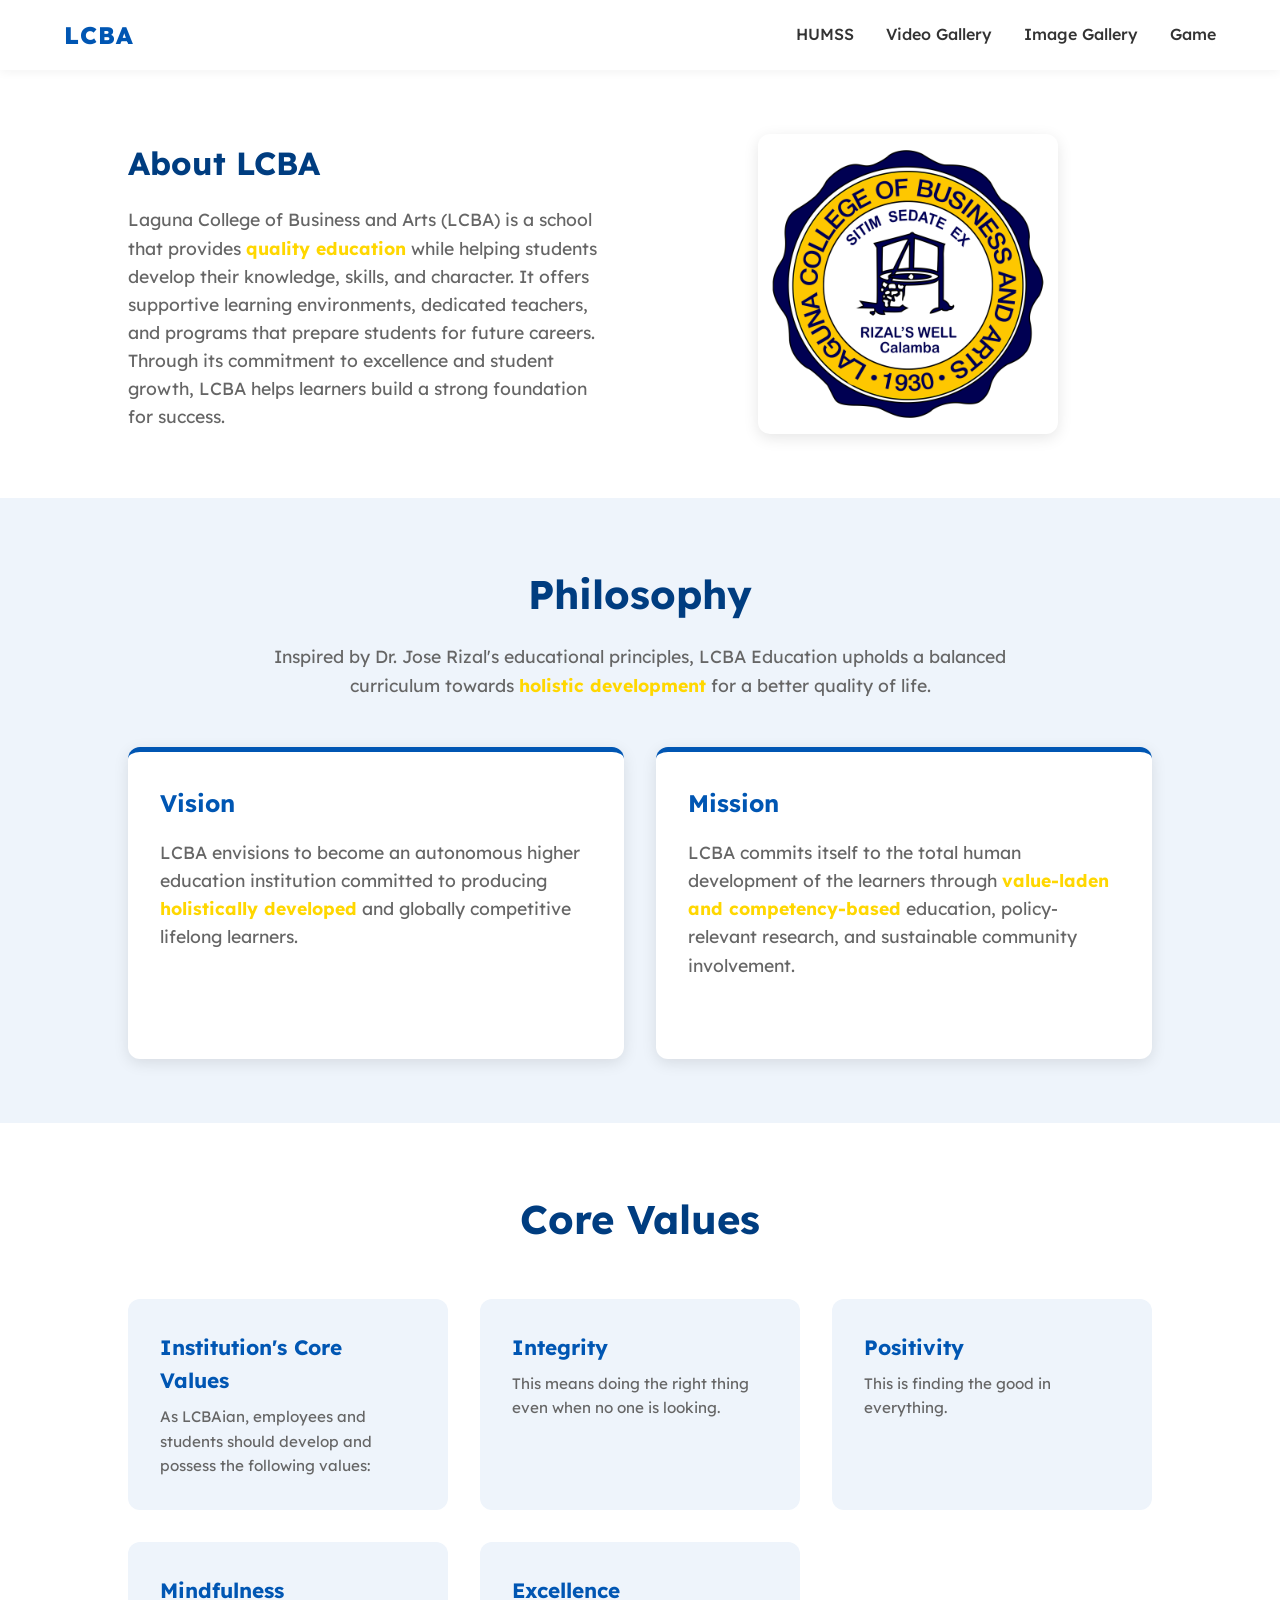
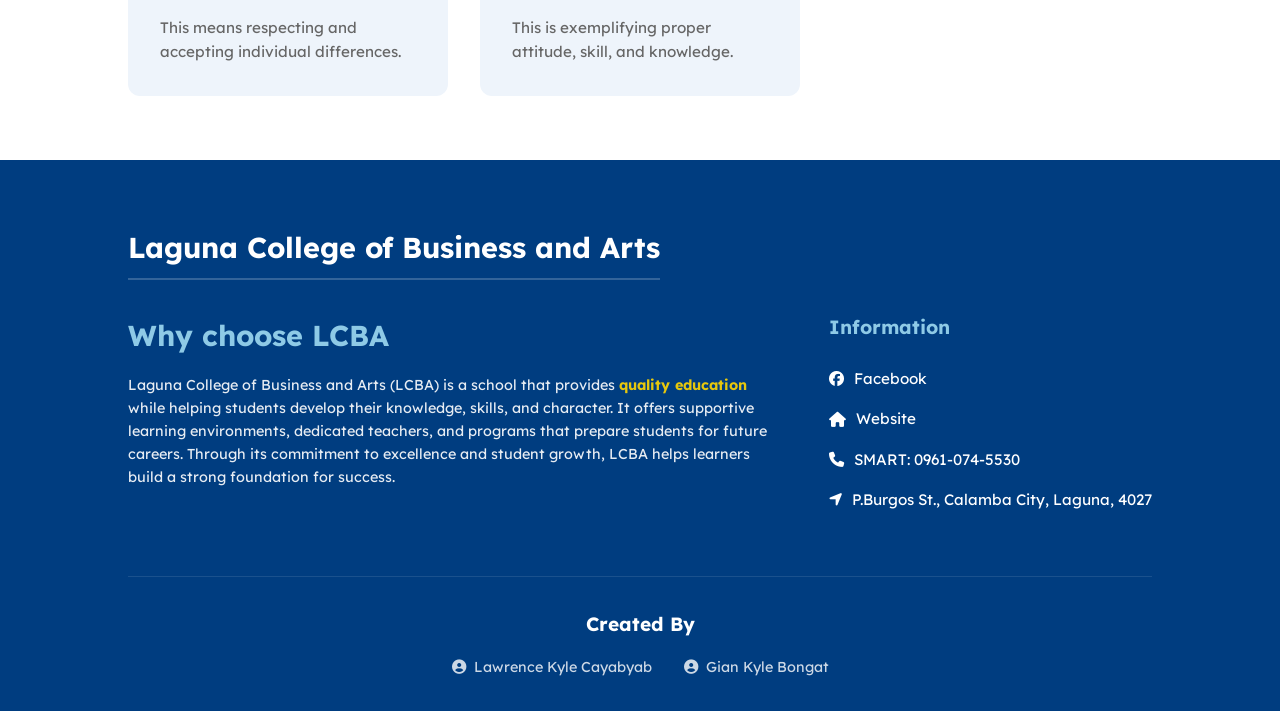
<file: index.html>
<!DOCTYPE html>
<html lang="en">
<head>
    <meta charset="UTF-8">
    <meta name="viewport" content="width=device-width, initial-scale=1.0">
    <link href="https://fonts.googleapis.com/css2?family=Lexend+Deca:wght@100..900&display=swap" rel="stylesheet">
    <link rel="stylesheet" href="https://cdnjs.cloudflare.com/ajax/libs/font-awesome/6.4.0/css/all.min.css">
    <link rel="stylesheet" href="style.css">
    <title>LCBA | Home</title>
</head>
<body>

    <nav class="links">
        <div class="title">
            <a href="index.html">LCBA</a>
        </div>
        <ul class="links_1">
            <li><a href="humss.html">HUMSS</a></li>
            <li><a href="videogallery.html">Video Gallery</a></li>
            <li><a href="imagegallery.html">Image Gallery</a></li>
            <li><a href="game.html">Game</a></li>
        </ul>
    </nav>

    <section class="intro">
        <div class="content_1">
            <h3>About LCBA</h3>
            <p>
                Laguna College of Business and Arts (LCBA) is a school that provides <span class="highlight">quality education</span> while helping
                students develop their knowledge, skills, and character. It offers supportive learning environments,
                dedicated teachers, and programs that prepare students for future careers. Through its commitment to 
                excellence and student growth, LCBA helps learners build a strong foundation for success.
            </p>
        </div>
        <div class="img1">
            <img src="LCBA_Seal.png" alt="LCBA Logo">
        </div>
    </section>

    <section class="philosophy">
        <h1>Philosophy</h1>
        <p>
            Inspired by Dr. Jose Rizal's educational principles, LCBA Education upholds a balanced curriculum towards
            <span class="highlight">holistic development</span> for a better quality of life.
        </p>

        <div class="card_1">
            <div class="vision">
                <h3>Vision</h3>
                <p>
                    LCBA envisions to become an autonomous higher education institution committed to producing <span class="highlight">holistically developed</span>
                    and globally competitive lifelong learners.
                </p>
            </div>
            <div class="mission">
                <h3>Mission</h3>
                <p>
                    LCBA commits itself to the total human development of the learners through <span class="highlight">value-laden and competency-based</span>
                    education, policy-relevant research, and sustainable community involvement.
                </p>
            </div>
        </div>
    </section>

    <section class="academic_programs">
        <h1 class="card7">Core Values</h1>
        
        <div class="flexbox7">
            <div class="programs">
                <h3>Institution's Core Values</h3>
                <p>As LCBAian, employees and students should develop and possess the following values:</p>
            </div>
            
            <div class="programs">
                <h3>Integrity</h3>
                <p>This means doing the right thing even when no one is looking.</p>
            </div>
            <div class="programs">
                <h3>Positivity</h3>
                <p>This is finding the good in everything.</p>
            </div>
            <div class="programs">
                <h3>Mindfulness</h3>
                <p>This means respecting and accepting individual differences.</p>
            </div>
            <div class="programs">
                <h3>Excellence</h3>
                <p>This is exemplifying proper attitude, skill, and knowledge.</p>
            </div>
        </div>
    </section>

    <footer class="footer_1">
        <div class="header4">
            <h3>Laguna College of Business and Arts</h3>
        </div>

        <div class="flexbox10">
            <div class="text11">
                <h1>Why choose LCBA</h1>
                <p>
                    Laguna College of Business and Arts (LCBA) is a school that provides <span class="highlight">quality education</span>
                    while helping students develop their knowledge, skills, and character.
                    It offers supportive learning environments, dedicated teachers, and programs that
                    prepare students for future careers. Through its commitment to excellence and
                    student growth, LCBA helps learners build a strong foundation for success.
                </p>
            </div>

            <div class="footer_links">
                <h2>Information</h2>
                <ul class="links_footer">
                    <li class="links_7">
                        <a href="https://www.facebook.com/LCBAofficial/">
                            <i class="fa-brands fa-facebook"></i> Facebook
                        </a>
                    </li>
                    <li class="links_7">
                        <a href="https://www.lcba.edu.ph/">
                            <i class="fa-solid fa-house"></i> Website
                        </a>
                    </li>
                    <li class="links_7">
                        <a href="tel: +639610745530">
                            <i class="fa-solid fa-phone"></i> SMART: 0961-074-5530
                        </a>
                    </li>
                    <li class="links_7">
                        <a href="">
                            <i class="fa-solid fa-location-arrow"></i> P.Burgos St., Calamba City, Laguna, 4027
                        </a>
                    </li>
                </ul>
            </div>
        </div>

        <div class="made_by">
            <h3>Created By</h3>
            <ul class="fb">
                <li class="links_8">
                    <a href="https://www.facebook.com/lawrencekyle.cayabyab">
                        <i class="fa-solid fa-circle-user"></i> Lawrence Kyle Cayabyab
                    </a>
                </li>
                <li class="links_8">
                    <a href="https://www.facebook.com/g.kylecorpuz">
                        <i class="fa-solid fa-circle-user"></i> Gian Kyle Bongat
                    </a>
                </li>
            </ul>
        </div>
    </footer>
    
</body>
</html>
</file>
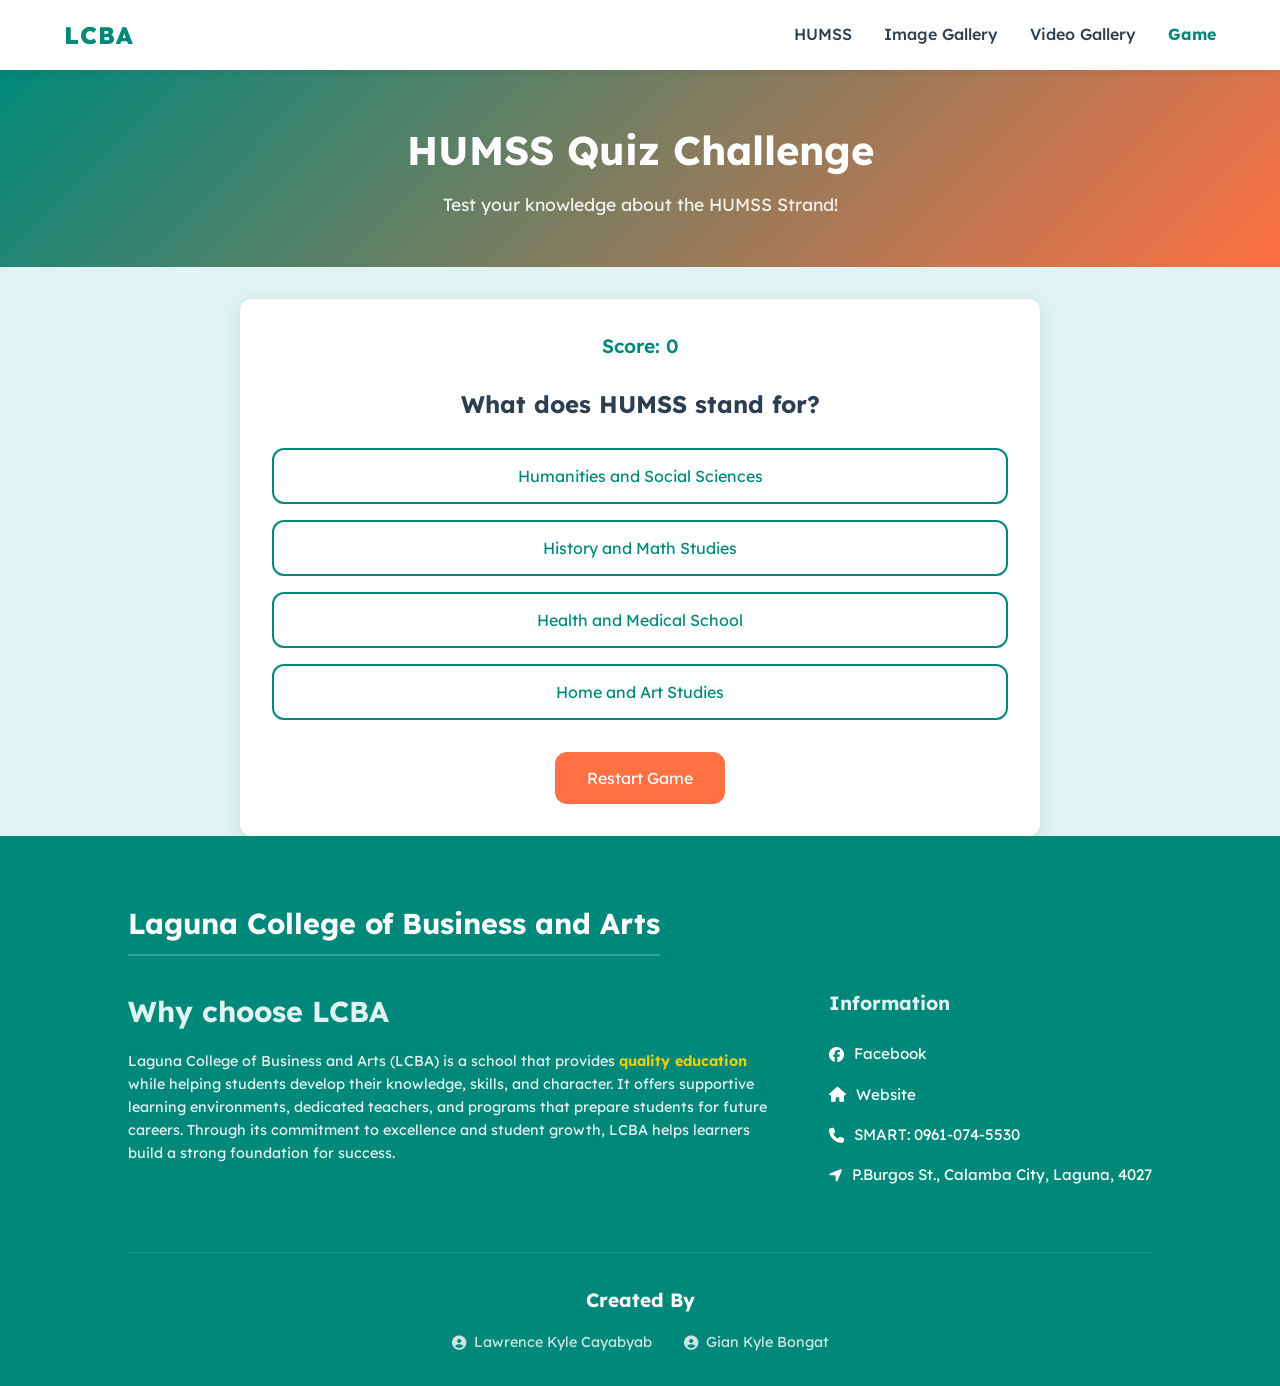
<file: game.html>
<!DOCTYPE html>
<html lang="en">
<head>
    <meta charset="UTF-8">
    <meta name="viewport" content="width=device-width, initial-scale=1.0">
    <link href="https://fonts.googleapis.com/css2?family=Lexend+Deca:wght@100..900&display=swap" rel="stylesheet">
    <link rel="stylesheet" href="https://cdnjs.cloudflare.com/ajax/libs/font-awesome/6.4.0/css/all.min.css">
    <link rel="stylesheet" href="game-style.css">
    <title>LCBA | HUMSS Game</title>
</head>
<body>

    <nav class="links">
        <div class="title">
            <a href="index.html">LCBA</a>
        </div>
        <ul class="links_1">
            <li><a href="humss.html">HUMSS</a></li>
            <li><a href="imagegallery.html">Image Gallery</a></li>
            <li><a href="videogallery.html">Video Gallery</a></li>
            <li><a href="game.html" class="active">Game</a></li>
        </ul>
    </nav>

    <header class="game-header">
        <h1>HUMSS Quiz Challenge</h1>
        <p>Test your knowledge about the HUMSS Strand!</p>
    </header>

    <section class="game-container">
        <div class="game-info">
            <div class="score-box">
                <span>Score:</span>
                <span id="score">0</span>
            </div>
            <div class="question-box">
                <h2 id="question">Loading...</h2>
            </div>
            <div class="options-box" id="options">
                <!-- Options will be generated here -->
            </div>
            <div class="feedback" id="feedback"></div>
        </div>
        <button class="restart-btn" onclick="restartGame()">Restart Game</button>
    </section>

    <footer class="footer_1">
        <div class="header4">
            <h3>Laguna College of Business and Arts</h3>
        </div>

        <div class="flexbox10">
            <div class="text11">
                <h1>Why choose LCBA</h1>
                <p>
                    Laguna College of Business and Arts (LCBA) is a school that provides <span class="highlight">quality education</span>
                    while helping students develop their knowledge, skills, and character.
                    It offers supportive learning environments, dedicated teachers, and programs that
                    prepare students for future careers. Through its commitment to excellence and
                    student growth, LCBA helps learners build a strong foundation for success.
                </p>
            </div>

            <div class="footer_links">
                <h2>Information</h2>
                <ul class="links_footer">
                    <li class="links_7">
                        <a href="https://www.facebook.com/LCBAofficial/">
                            <i class="fa-brands fa-facebook"></i> Facebook
                        </a>
                    </li>
                    <li class="links_7">
                        <a href="https://www.lcba.edu.ph/">
                            <i class="fa-solid fa-house"></i> Website
                        </a>
                    </li>
                    <li class="links_7">
                        <a href="tel: +639610745530">
                            <i class="fa-solid fa-phone"></i> SMART: 0961-074-5530
                        </a>
                    </li>
                    <li class="links_7">
                        <a href="">
                            <i class="fa-solid fa-location-arrow"></i> P.Burgos St., Calamba City, Laguna, 4027
                        </a>
                    </li>
                </ul>
            </div>
        </div>

        <div class="made_by">
            <h3>Created By</h3>
            <ul class="fb">
                <li class="links_8">
                    <a href="https://www.facebook.com/lawrencekyle.cayabyab">
                        <i class="fa-solid fa-circle-user"></i> Lawrence Kyle Cayabyab
                    </a>
                </li>
                <li class="links_8">
                    <a href="https://www.facebook.com/g.kylecorpuz">
                        <i class="fa-solid fa-circle-user"></i> Gian Kyle Bongat
                    </a>
                </li>
            </ul>
        </div>
    </footer>

    <script>
        const questions = [
            {
                question: "What does HUMSS stand for?",
                options: ["Humanities and Social Sciences", "History and Math Studies", "Health and Medical School", "Home and Art Studies"],
                answer: 0
            },
            {
                question: "Which subject is part of HUMSS?",
                options: ["Calculus", "Creative Writing", "Physics", "Chemistry"],
                answer: 1
            },
            {
                question: "What is a good career for HUMSS students?",
                options: ["Teacher", "Engineer", "Doctor", "Pilot"],
                answer: 0
            },
            {
                question: "Which value means doing the right thing?",
                options: ["Honesty", "Integrity", "Speed", "Strength"],
                answer: 1
            },
            {
                question: "What is LCBA's full name?",
                options: ["Laguna College of Business and Arts", "Laguna City of Business and Arts", "Laguna College of Basic Arts", "Laguna City of Basic Arts"],
                answer: 0
            },
            {
                question: "Bonus! What color is LCBA's main theme?",
                options: ["Blue", "Purple", "Green", "Red"],
                answer: 1
            }
        ];

        let currentQuestion = 0;
        let score = 0;
        let isBonus = false;

        function loadQuestion() {
            const questionBox = document.getElementById("question");
            const optionsBox = document.getElementById("options");
            
            if (currentQuestion >= questions.length) {
                questionBox.textContent = "🎉 Game Complete! 🎉";
                optionsBox.innerHTML = `<p>Your final score: ${score} / ${questions.length}</p>`;
                return;
            }

            const q = questions[currentQuestion];
            if (currentQuestion === 5) {
                questionBox.textContent = "🌟 BONUS QUESTION! 🌟";
                isBonus = true;
            } else {
                questionBox.textContent = q.question;
                isBonus = false;
            }
            
            optionsBox.innerHTML = "";

            q.options.forEach((option, index) => {
                const btn = document.createElement("button");
                btn.textContent = option;
                btn.classList.add("option-btn");
                btn.onclick = () => checkAnswer(index);
                optionsBox.appendChild(btn);
            });
        }

        function checkAnswer(selected) {
            const correct = questions[currentQuestion].answer;
            const feedback = document.getElementById("feedback");
            
            if (selected === correct) {
                if (isBonus) {
                    score += 2;
                    feedback.textContent = "Bonus Correct! +2 Points! 🌟";
                } else {
                    score++;
                    feedback.textContent = "Correct! 🎉";
                }
                feedback.style.color = "#4CAF50";
            } else {
                feedback.textContent = "Wrong! 😔";
                feedback.style.color = "#f44336";
            }

            document.getElementById("score").textContent = score;

            setTimeout(() => {
                feedback.textContent = "";
                currentQuestion++;
                loadQuestion();
            }, 1500);
        }

        function restartGame() {
            currentQuestion = 0;
            score = 0;
            document.getElementById("score").textContent = "0";
            loadQuestion();
        }

        loadQuestion();
    </script>
    
</body>
</html>
</file>
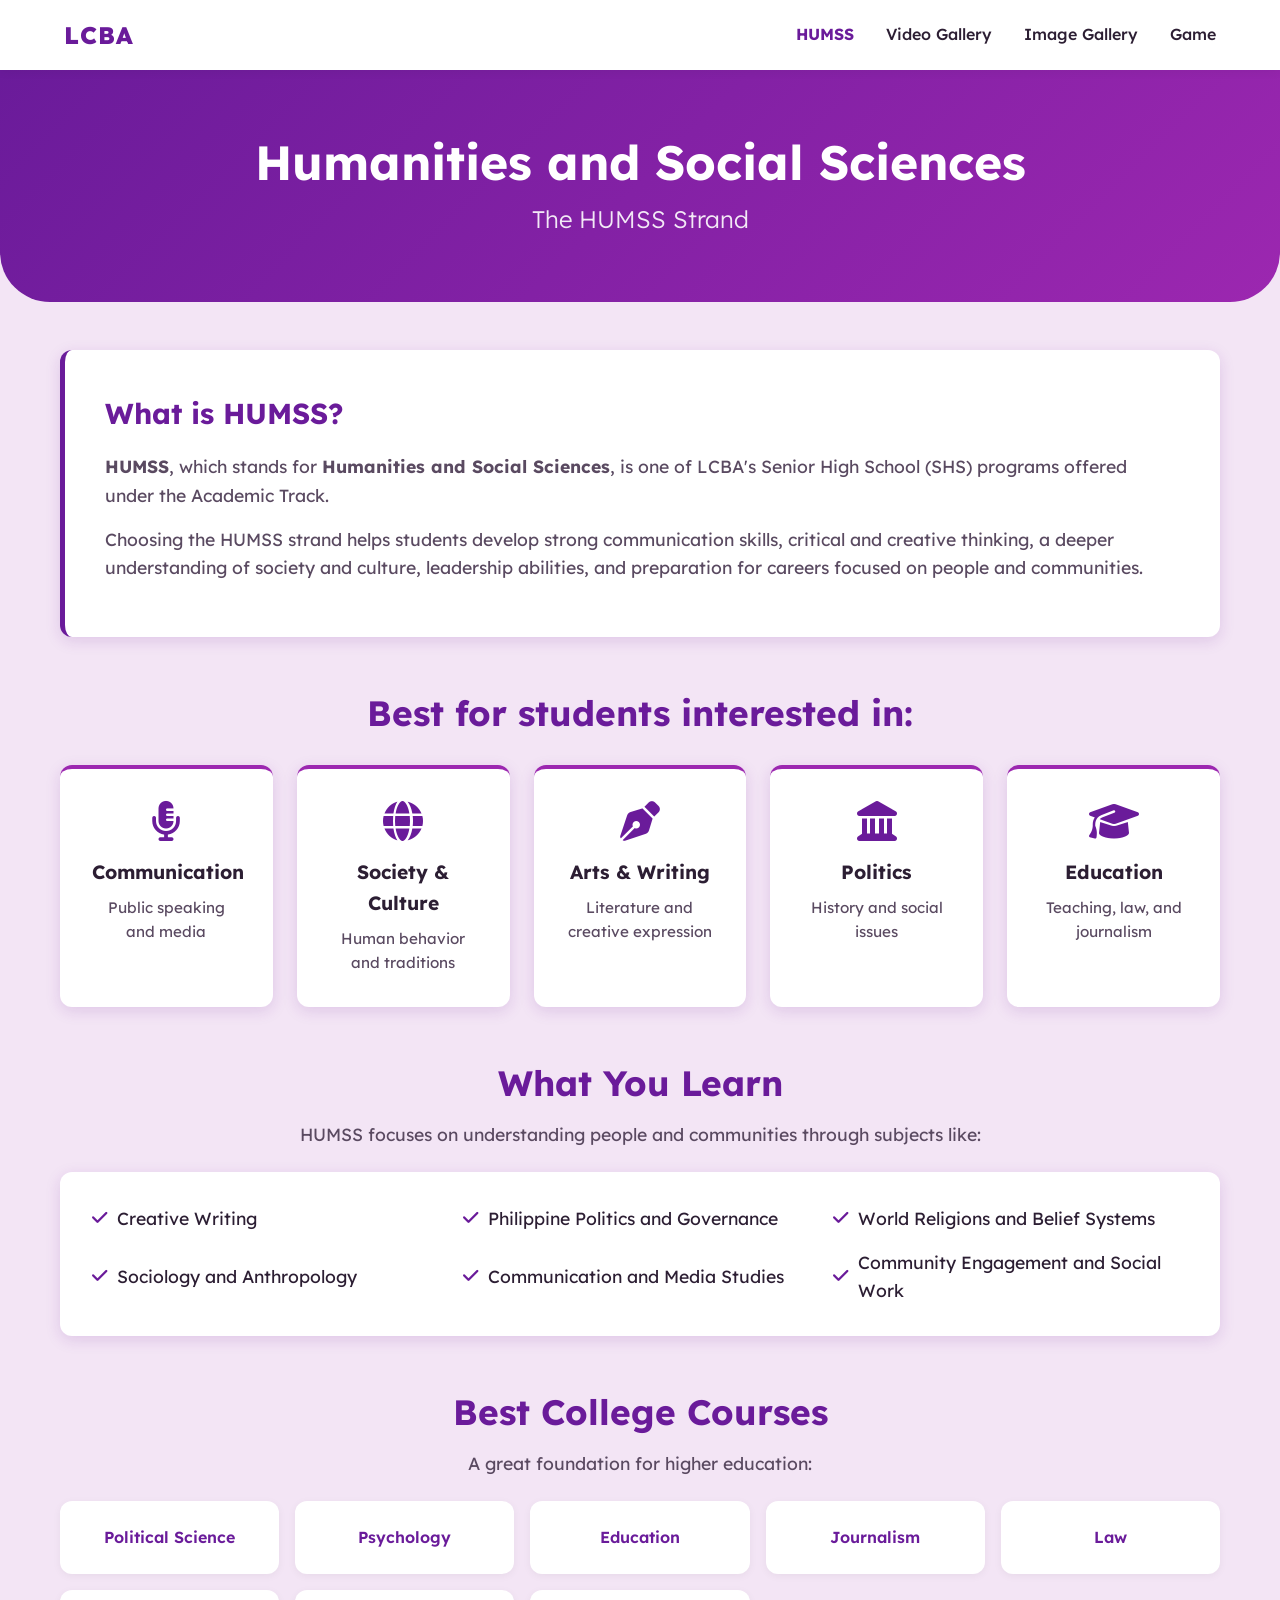
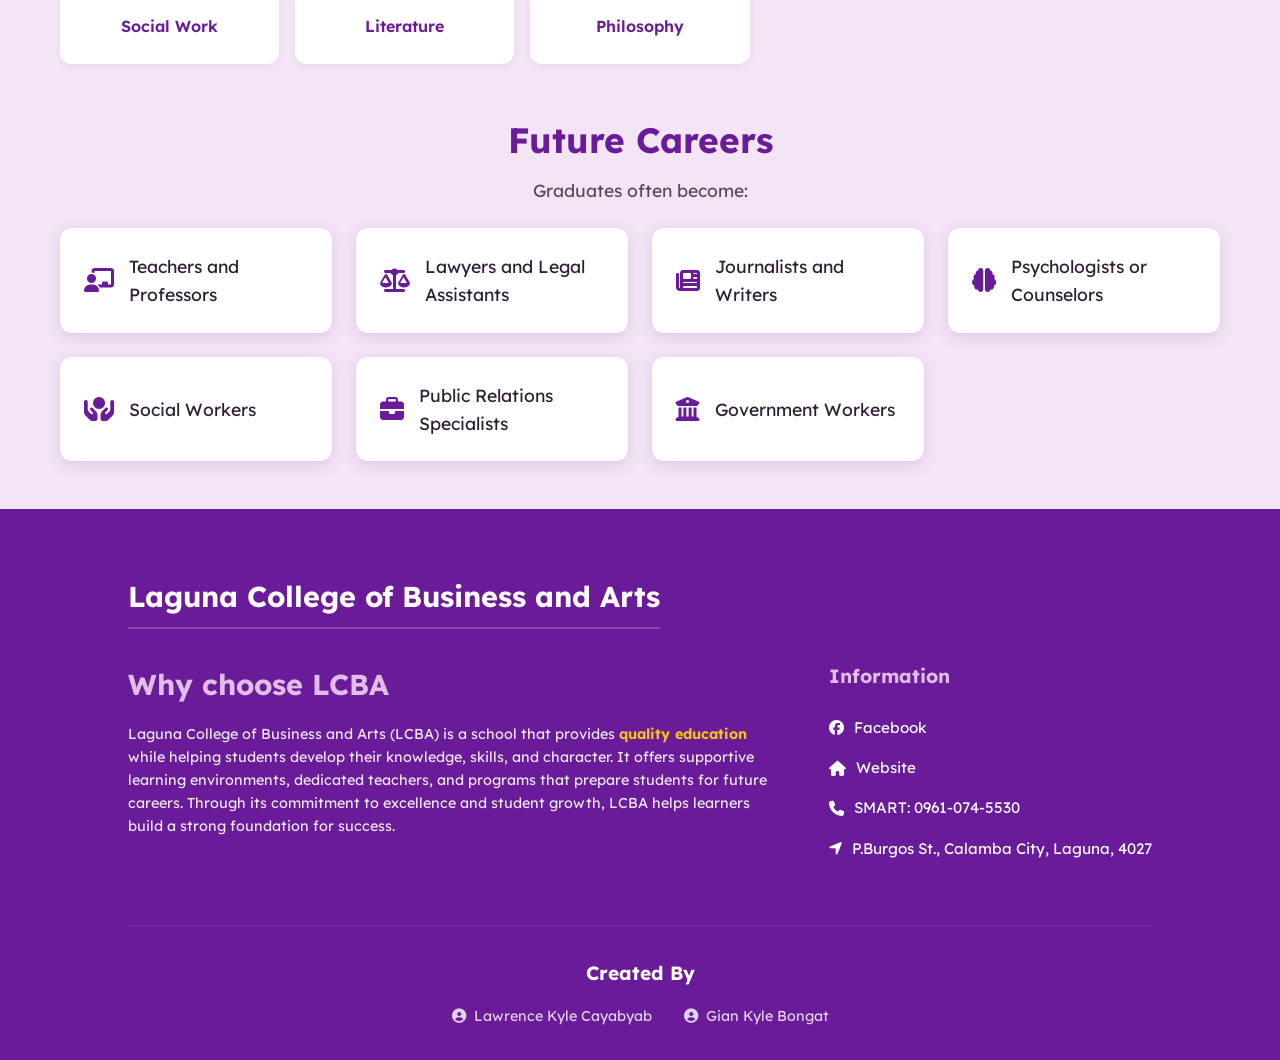
<file: humss.html>
<!DOCTYPE html>
<html lang="en">
<head>
    <meta charset="UTF-8">
    <meta name="viewport" content="width=device-width, initial-scale=1.0">
    <link href="https://fonts.googleapis.com/css2?family=Lexend+Deca:wght@100..900&display=swap" rel="stylesheet">
    <link rel="stylesheet" href="https://cdnjs.cloudflare.com/ajax/libs/font-awesome/6.4.0/css/all.min.css">
    <link rel="stylesheet" href="humss-style.css">
    <title>LCBA | HUMSS Strand</title>
</head>
<body>

    <nav class="links">
        <div class="title">
            <a href="index.html">LCBA</a>
        </div>
        <ul class="links_1">
            <li><a href="humss.html" class="active">HUMSS</a></li>
            <li><a href="videogallery.html">Video Gallery</a></li>
            <li><a href="imagegallery.html">Image Gallery</a></li>
            <li><a href="game.html">Game</a></li>
        </ul>
    </nav>

    <header class="hero">
        <div class="hero-content">
            <h1>Humanities and Social Sciences</h1>
            <p class="subtitle">The HUMSS Strand</p>
        </div>
    </header>

    <section class="container">
        
        <div class="intro-box">
            <h2>What is HUMSS?</h2>
            <p>
                <strong>HUMSS</strong>, which stands for <strong>Humanities and Social Sciences</strong>, is one of LCBA's Senior High School (SHS) programs offered under the Academic Track.
            </p>
            <p>
                Choosing the HUMSS strand helps students develop strong communication skills, critical and creative thinking, a deeper understanding of society and culture, leadership abilities, and preparation for careers focused on people and communities.
            </p>
        </div>

        <div class="section-title">
            <h2>Best for students interested in:</h2>
        </div>
        <div class="grid-cards">
            <div class="card">
                <i class="fa-solid fa-microphone-lines"></i>
                <h3>Communication</h3>
                <p>Public speaking and media</p>
            </div>
            <div class="card">
                <i class="fa-solid fa-globe"></i>
                <h3>Society & Culture</h3>
                <p>Human behavior and traditions</p>
            </div>
            <div class="card">
                <i class="fa-solid fa-pen-nib"></i>
                <h3>Arts & Writing</h3>
                <p>Literature and creative expression</p>
            </div>
            <div class="card">
                <i class="fa-solid fa-landmark"></i>
                <h3>Politics</h3>
                <p>History and social issues</p>
            </div>
            <div class="card">
                <i class="fa-solid fa-graduation-cap"></i>
                <h3>Education</h3>
                <p>Teaching, law, and journalism</p>
            </div>
        </div>

        <div class="section-title">
            <h2>What You Learn</h2>
            <p>HUMSS focuses on understanding people and communities through subjects like:</p>
        </div>
        <div class="subject-list">
            <ul>
                <li><i class="fa-solid fa-check"></i> Creative Writing</li>
                <li><i class="fa-solid fa-check"></i> Philippine Politics and Governance</li>
                <li><i class="fa-solid fa-check"></i> World Religions and Belief Systems</li>
                <li><i class="fa-solid fa-check"></i> Sociology and Anthropology</li>
                <li><i class="fa-solid fa-check"></i> Communication and Media Studies</li>
                <li><i class="fa-solid fa-check"></i> Community Engagement and Social Work</li>
            </ul>
        </div>

        <div class="section-title">
            <h2>Best College Courses</h2>
            <p>A great foundation for higher education:</p>
        </div>
        <div class="course-grid">
            <div class="course-item">Political Science</div>
            <div class="course-item">Psychology</div>
            <div class="course-item">Education</div>
            <div class="course-item">Journalism</div>
            <div class="course-item">Law</div>
            <div class="course-item">Social Work</div>
            <div class="course-item">Literature</div>
            <div class="course-item">Philosophy</div>
        </div>

        <div class="section-title">
            <h2>Future Careers</h2>
            <p>Graduates often become:</p>
        </div>
        <div class="career-list">
            <div class="career-item">
                <i class="fa-solid fa-chalkboard-user"></i> Teachers and Professors
            </div>
            <div class="career-item">
                <i class="fa-solid fa-scale-balanced"></i> Lawyers and Legal Assistants
            </div>
            <div class="career-item">
                <i class="fa-solid fa-newspaper"></i> Journalists and Writers
            </div>
            <div class="career-item">
                <i class="fa-solid fa-brain"></i> Psychologists or Counselors
            </div>
            <div class="career-item">
                <i class="fa-solid fa-hands-holding-circle"></i> Social Workers
            </div>
            <div class="career-item">
                <i class="fa-solid fa-briefcase"></i> Public Relations Specialists
            </div>
            <div class="career-item">
                <i class="fa-solid fa-building-columns"></i> Government Workers
            </div>
        </div>

    </section>

    <footer class="footer_1">
        <div class="header4">
            <h3>Laguna College of Business and Arts</h3>
        </div>

        <div class="flexbox10">
            <div class="text11">
                <h1>Why choose LCBA</h1>
                <p>
                    Laguna College of Business and Arts (LCBA) is a school that provides <span class="highlight">quality education</span>
                    while helping students develop their knowledge, skills, and character.
                    It offers supportive learning environments, dedicated teachers, and programs that
                    prepare students for future careers. Through its commitment to excellence and
                    student growth, LCBA helps learners build a strong foundation for success.
                </p>
            </div>

            <div class="footer_links">
                <h2>Information</h2>
                <ul class="links_footer">
                    <li class="links_7">
                        <a href="https://www.facebook.com/LCBAofficial/">
                            <i class="fa-brands fa-facebook"></i> Facebook
                        </a>
                    </li>
                    <li class="links_7">
                        <a href="https://www.lcba.edu.ph/">
                            <i class="fa-solid fa-house"></i> Website
                        </a>
                    </li>
                    <li class="links_7">
                        <a href="tel: +639610745530">
                            <i class="fa-solid fa-phone"></i> SMART: 0961-074-5530
                        </a>
                    </li>
                    <li class="links_7">
                        <a href="">
                            <i class="fa-solid fa-location-arrow"></i> P.Burgos St., Calamba City, Laguna, 4027
                        </a>
                    </li>
                </ul>
            </div>
        </div>

        <div class="made_by">
            <h3>Created By</h3>
            <ul class="fb">
                <li class="links_8">
                    <a href="https://www.facebook.com/lawrencekyle.cayabyab">
                        <i class="fa-solid fa-circle-user"></i> Lawrence Kyle Cayabyab
                    </a>
                </li>
                <li class="links_8">
                    <a href="https://www.facebook.com/g.kylecorpuz">
                        <i class="fa-solid fa-circle-user"></i> Gian Kyle Bongat
                    </a>
                </li>
            </ul>
        </div>
    </footer>
    
</body>
</html>
</file>
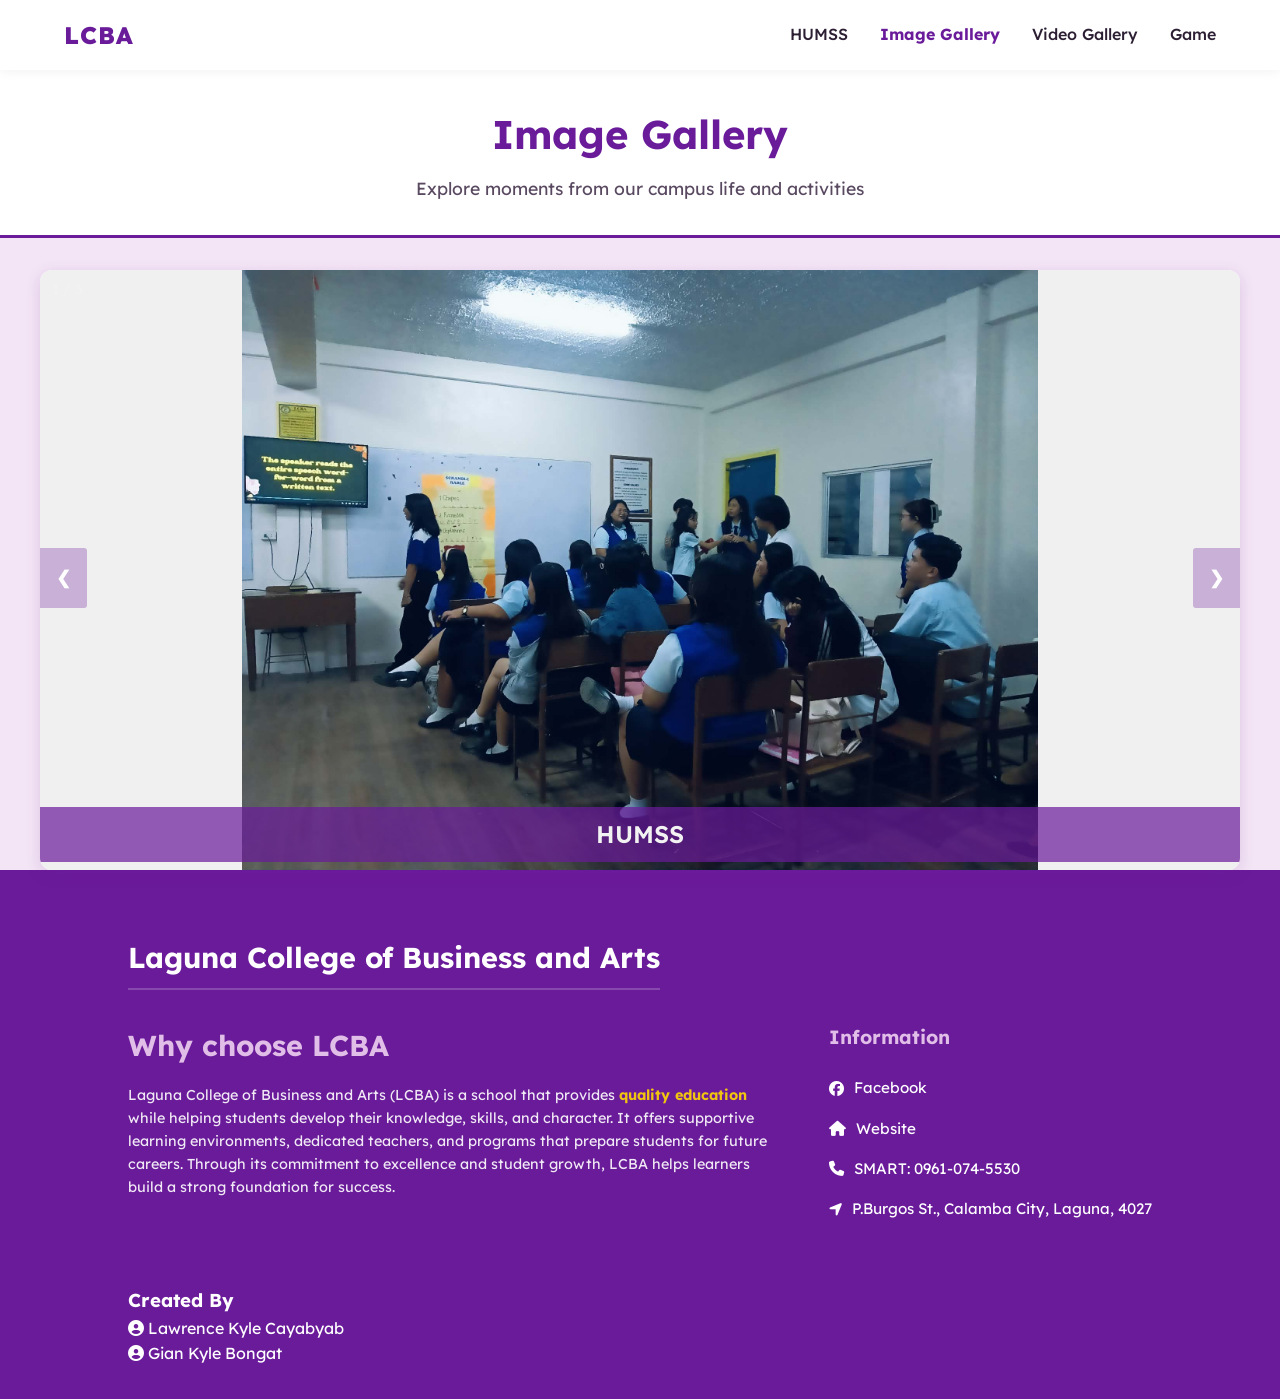
<file: imagegallery.html>
<!DOCTYPE html>
<html lang="en">
<head>
    <meta charset="UTF-8">
    <meta name="viewport" content="width=device-width, initial-scale=1.0">
    <link href="https://fonts.googleapis.com/css2?family=Lexend+Deca:wght@100..900&display=swap" rel="stylesheet">
    <link rel="stylesheet" href="https://cdnjs.cloudflare.com/ajax/libs/font-awesome/6.4.0/css/all.min.css">
    <link rel="stylesheet" href="gallery-style.css">
    <title>LCBA | Image Gallery</title>
</head>
<body>

    <nav class="links">
        <div class="title">
            <a href="index.html">LCBA</a>
        </div>
        <ul class="links_1">
            <li><a href="humss.html">HUMSS</a></li>
            <li><a href="gallery.html" class="active">Image Gallery</a></li>
            <li><a href="videogallery.html">Video Gallery</a></li>
            <li><a href="game.html">Game</a></li>
        </ul>
    </nav>

    <header class="gallery-header">
        <h1>Image Gallery</h1>
        <p>Explore moments from our campus life and activities</p>
    </header>

    <section class="slideshow-container">
        <div class="mySlides fade">
            <div class="numbertext">1 / 3</div>
            <img src="Img1 (1).jpg" style="width:100%">
            <div class="text">HUMSS</div>
        </div>

        <div class="mySlides fade">
            <div class="numbertext">2 / 3</div>
            <img src="Img1 (2).jpg" style="width:100%">
            <div class="text">HUMSS</div>
        </div>

        <div class="mySlides fade">
            <div class="numbertext">3 / 3</div>
            <img src="Img1 (4).jpg" style="width:100%">
            <div class="text">HUMSS</div>
        </div>

        <a class="prev" onclick="plusSlides(-1)">&#10094;</a>
        <a class="next" onclick="plusSlides(1)">&#10095;</a>
    </section>

    <footer class="footer_1">
        <div class="header4">
            <h3>Laguna College of Business and Arts</h3>
        </div>

        <div class="flexbox10">
            <div class="text11">
                <h1>Why choose LCBA</h1>
                <p>
                    Laguna College of Business and Arts (LCBA) is a school that provides <span class="highlight">quality education</span>
                    while helping students develop their knowledge, skills, and character.
                    It offers supportive learning environments, dedicated teachers, and programs that
                    prepare students for future careers. Through its commitment to excellence and
                    student growth, LCBA helps learners build a strong foundation for success.
                </p>
            </div>

            <div class="footer_links">
                <h2>Information</h2>
                <ul class="links_footer">
                    <li class="links_7">
                        <a href="https://www.facebook.com/LCBAofficial/">
                            <i class="fa-brands fa-facebook"></i> Facebook
                        </a>
                    </li>
                    <li class="links_7">
                        <a href="https://www.lcba.edu.ph/">
                            <i class="fa-solid fa-house"></i> Website
                        </a>
                    </li>
                    <li class="links_7">
                        <a href="tel: +639610745530">
                            <i class="fa-solid fa-phone"></i> SMART: 0961-074-5530
                        </a>
                    </li>
                    <li class="links_7">
                        <a href="">
                            <i class="fa-solid fa-location-arrow"></i> P.Burgos St., Calamba City, Laguna, 4027
                        </a>
                    </li>
                </ul>
            </div>
        </div>

        <div class="made_by">
            <h3>Created By</h3>
            <ul class="fb">
                <li class="links_8">
                    <a href="https://www.facebook.com/lawrencekyle.cayabyab">
                        <i class="fa-solid fa-circle-user"></i> Lawrence Kyle Cayabyab
                    </a>
                </li>
                <li class="links_8">
                    <a href="https://www.facebook.com/g.kylecorpuz">
                        <i class="fa-solid fa-circle-user"></i> Gian Kyle Bongat
                    </a>
                </li>
            </ul>
        </div>
    </footer>

    <script>
        let slideIndex = 1;
        showSlides(slideIndex);

        function plusSlides(n) {
            showSlides(slideIndex += n);
        }

        function currentSlide(n) {
            showSlides(slideIndex = n);
        }

        function showSlides(n) {
            let i;
            let slides = document.getElementsByClassName("mySlides");
            if (n > slides.length) {slideIndex = 1}
            if (n < 1) {slideIndex = slides.length}
            for (i = 0; i < slides.length; i++) {
                slides[i].style.display = "none";
            }
            slides[slideIndex-1].style.display = "block";
        }

        setInterval(function() {
            plusSlides(1);
        }, 5000);
    </script>
    
</body>
</html>
</file>
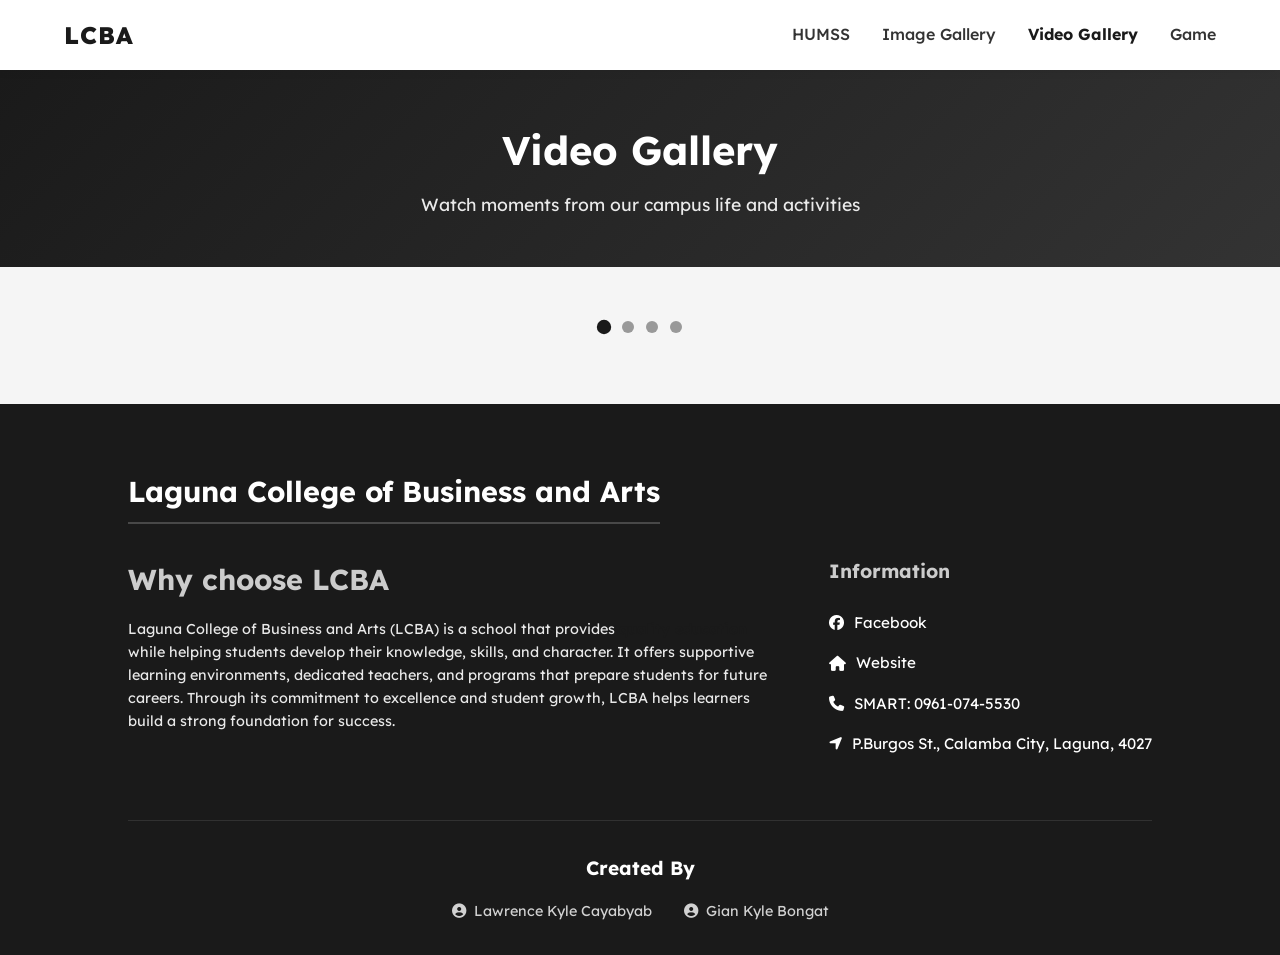
<file: videogallery.html>
<!DOCTYPE html>
<html lang="en">
<head>
    <meta charset="UTF-8">
    <meta name="viewport" content="width=device-width, initial-scale=1.0">
    <link href="https://fonts.googleapis.com/css2?family=Lexend+Deca:wght@100..900&display=swap" rel="stylesheet">
    <link rel="stylesheet" href="https://cdnjs.cloudflare.com/ajax/libs/font-awesome/6.4.0/css/all.min.css">
    <link rel="stylesheet" href="video-gallery.css">
    <title>LCBA | Video Gallery</title>
</head>
<body>

    <nav class="links">
        <div class="title">
            <a href="index.html">LCBA</a>
        </div>
        <ul class="links_1">
            <li><a href="humss.html">HUMSS</a></li>
            <li><a href="imagegallery.html">Image Gallery</a></li>
            <li><a href="video-gallery.html" class="active">Video Gallery</a></li>
            <li><a href="game.html">Game</a></li>
        </ul>
    </nav>

    <header class="video-header">
        <h1>Video Gallery</h1>
        <p>Watch moments from our campus life and activities</p>
    </header>

    <section class="video-container">
        <div class="video-wrapper">
            <div class="video-slideshow">
                <div class="video-slide active">
                    <div class="video-placeholder">
                        <i class="fa-solid fa-play"></i>
                        <span>Video 1</span>
                    </div>
                    <div class="video-caption">HUMSS</div>
                </div>

                <div class="video-slide">
                    <div class="video-placeholder">
                        <i class="fa-solid fa-play"></i>
                        <span>Video 2</span>
                    </div>
                    <div class="video-caption">HUMSS</div>
                </div>

                <div class="video-slide">
                    <div class="video-placeholder">
                        <i class="fa-solid fa-play"></i>
                        <span>Video 3</span>
                    </div>
                    <div class="video-caption">HUMSS</div>
                </div>

                <div class="video-slide">
                    <div class="video-placeholder">
                        <i class="fa-solid fa-play"></i>
                        <span>Video 4</span>
                    </div>
                    <div class="video-caption">HUMSS</div>
                </div>
            </div>

            <a class="video-prev" onclick="changeVideo(-1)">&#10094;</a>
            <a class="video-next" onclick="changeVideo(1)">&#10095;</a>
        </div>

        <div class="video-dots">
            <span class="dot active" onclick="currentVideo(1)"></span>
            <span class="dot" onclick="currentVideo(2)"></span>
            <span class="dot" onclick="currentVideo(3)"></span>
            <span class="dot" onclick="currentVideo(4)"></span>
        </div>
    </section>

    <footer class="footer_1">
        <div class="header4">
            <h3>Laguna College of Business and Arts</h3>
        </div>

        <div class="flexbox10">
            <div class="text11">
                <h1>Why choose LCBA</h1>
                <p>
                    Laguna College of Business and Arts (LCBA) is a school that provides <span class="highlight">quality education</span>
                    while helping students develop their knowledge, skills, and character.
                    It offers supportive learning environments, dedicated teachers, and programs that
                    prepare students for future careers. Through its commitment to excellence and
                    student growth, LCBA helps learners build a strong foundation for success.
                </p>
            </div>

            <div class="footer_links">
                <h2>Information</h2>
                <ul class="links_footer">
                    <li class="links_7">
                        <a href="https://www.facebook.com/LCBAofficial/">
                            <i class="fa-brands fa-facebook"></i> Facebook
                        </a>
                    </li>
                    <li class="links_7">
                        <a href="https://www.lcba.edu.ph/">
                            <i class="fa-solid fa-house"></i> Website
                        </a>
                    </li>
                    <li class="links_7">
                        <a href="tel: +639610745530">
                            <i class="fa-solid fa-phone"></i> SMART: 0961-074-5530
                        </a>
                    </li>
                    <li class="links_7">
                        <a href="">
                            <i class="fa-solid fa-location-arrow"></i> P.Burgos St., Calamba City, Laguna, 4027
                        </a>
                    </li>
                </ul>
            </div>
        </div>

        <div class="made_by">
            <h3>Created By</h3>
            <ul class="fb">
                <li class="links_8">
                    <a href="https://www.facebook.com/lawrencekyle.cayabyab">
                        <i class="fa-solid fa-circle-user"></i> Lawrence Kyle Cayabyab
                    </a>
                </li>
                <li class="links_8">
                    <a href="https://www.facebook.com/g.kylecorpuz">
                        <i class="fa-solid fa-circle-user"></i> Gian Kyle Bongat
                    </a>
                </li>
            </ul>
        </div>
    </footer>

    <script>
        let videoIndex = 1;
        showVideos(videoIndex);

        function changeVideo(n) {
            showVideos(videoIndex += n);
        }

        function currentVideo(n) {
            showVideos(videoIndex = n);
        }

        function showVideos(n) {
            let i;
            let slides = document.getElementsByClassName("video-slide");
            let dots = document.getElementsByClassName("dot");
            
            if (n > slides.length) {videoIndex = 1}
            if (n < 1) {videoIndex = slides.length}
            
            for (i = 0; i < slides.length; i++) {
                slides[i].style.display = "none";
                dots[i].className = dots[i].className.replace(" active", "");
            }
            
            slides[videoIndex-1].style.display = "block";
            dots[videoIndex-1].className += " active";
        }

        setInterval(function() {
            changeVideo(1);
        }, 5000);
    </script>
    
</body>
</html>
</file>
<file: style.css>
/* --- GLOBAL VARIABLES & RESET --- */
:root {
    --primary-blue: #0056b3;
    --dark-blue: #003d80;
    --light-blue: #eef4fb;
    --white: #ffffff;
    --text-dark: #333333;
    --text-light: #666666;
    --shadow: 0 4px 15px rgba(0, 0, 0, 0.1);
    --radius: 12px;
}

* {
    margin: 0;
    padding: 0;
    box-sizing: border-box;
}

body {
    font-family: 'Lexend Deca', sans-serif;
    background-color: var(--light-blue);
    color: var(--text-dark);
    line-height: 1.6;
}

a {
    text-decoration: none;
    color: inherit;
    transition: 0.3s;
}

ul {
    list-style: none;
}

/* --- HIGHLIGHT COLOR CHANGE --- */
.highlight {
    color: #FFD700; /* Changed to Yellow/Gold */
    font-weight: 700;
}

/* --- NAVIGATION --- */
nav {
    background-color: var(--white);
    padding: 1rem 5%;
    display: flex;
    justify-content: space-between;
    align-items: center;
    box-shadow: 0 2px 10px rgba(0,0,0,0.05);
    position: sticky;
    top: 0;
    z-index: 1000;
}

.title a {
    font-size: 1.5rem;
    font-weight: 800;
    color: var(--primary-blue);
    letter-spacing: 1px;
}

.links_1 {
    display: flex;
    gap: 2rem;
}

.links_1 a {
    font-weight: 500;
    color: var(--text-dark);
    position: relative;
}

.links_1 a:hover {
    color: var(--primary-blue);
}

/* --- INTRO SECTION --- */
.intro {
    display: flex;
    align-items: center;
    justify-content: center;
    padding: 4rem 10%;
    background: var(--white);
    gap: 3rem;
    flex-wrap: wrap;
}

.content_1 {
    flex: 1;
    min-width: 300px;
}

.content_1 h3 {
    font-size: 2rem;
    color: var(--dark-blue);
    margin-bottom: 1rem;
}

.content_1 p {
    color: var(--text-light);
    font-size: 1.1rem;
}

.img1 {
    flex: 1;
    display: flex;
    justify-content: center;
    min-width: 300px;
}

.img1 img {
    max-width: 100%;
    height: auto;
    max-height: 300px;
    border-radius: var(--radius);
    box-shadow: var(--shadow);
}

/* --- PHILOSOPHY SECTION --- */
.philosophy {
    padding: 4rem 10%;
    text-align: center;
    background-color: var(--light-blue);
}

.philosophy h1 {
    color: var(--dark-blue);
    margin-bottom: 1rem;
    font-size: 2.5rem;
}

.philosophy p {
    max-width: 800px;
    margin: 0 auto 3rem auto;
    font-size: 1.1rem;
    color: var(--text-light);
}

.card_1 {
    display: flex;
    gap: 2rem;
    justify-content: center;
    flex-wrap: wrap;
}

.vision, .mission {
    background: var(--white);
    padding: 2rem;
    border-radius: var(--radius);
    box-shadow: var(--shadow);
    flex: 1;
    min-width: 300px;
    text-align: left;
    border-top: 5px solid var(--primary-blue);
}

.vision h3, .mission h3 {
    color: var(--primary-blue);
    margin-bottom: 1rem;
    font-size: 1.5rem;
}

/* --- CORE VALUES SECTION --- */
.academic_programs {
    padding: 4rem 10%;
    background: var(--white);
}

.card7 {
    text-align: center;
    color: var(--dark-blue);
    font-size: 2.5rem;
    margin-bottom: 3rem;
}

.flexbox7 {
    display: grid;
    grid-template-columns: repeat(auto-fit, minmax(250px, 1fr));
    gap: 2rem;
}

.programs {
    background: var(--light-blue);
    padding: 2rem;
    border-radius: var(--radius);
    transition: transform 0.3s ease;
}

.programs:hover {
    transform: translateY(-5px);
    background: #e0efff;
}

.programs h3 {
    color: var(--primary-blue);
    margin-bottom: 0.5rem;
    font-size: 1.3rem;
}

.programs p {
    font-size: 0.95rem;
    color: var(--text-light);
}

/* --- FOOTER --- */
.footer_1 {
    background-color: var(--dark-blue);
    color: var(--white);
    padding: 4rem 10% 2rem 10%;
}

.header4 h3 {
    font-size: 1.8rem;
    margin-bottom: 2rem;
    border-bottom: 2px solid rgba(255,255,255,0.2);
    display: inline-block;
    padding-bottom: 0.5rem;
}

.flexbox10 {
    display: flex;
    justify-content: space-between;
    gap: 3rem;
    margin-bottom: 3rem;
    flex-wrap: wrap;
}

.text11 {
    flex: 1;
    min-width: 300px;
}

.text11 h1 {
    font-size: 1.8rem;
    margin-bottom: 1rem;
    color: #8ecae6;
}

.text11 p {
    font-size: 0.9rem;
    opacity: 0.9;
}

.footer_links h2 {
    font-size: 1.2rem;
    margin-bottom: 1.5rem;
    color: #8ecae6;
}

.links_footer li {
    margin-bottom: 1rem;
}

.links_footer a {
    display: flex;
    align-items: center;
    gap: 10px;
    font-size: 0.95rem;
}

.links_footer a:hover {
    color: #8ecae6;
    padding-left: 5px;
}

.made_by {
    border-top: 1px solid rgba(255,255,255,0.1);
    padding-top: 2rem;
    text-align: center;
}

.made_by h3 {
    margin-bottom: 1rem;
    font-size: 1.2rem;
}

.fb {
    display: flex;
    justify-content: center;
    gap: 2rem;
    flex-wrap: wrap;
}

.links_8 a {
    display: flex;
    align-items: center;
    gap: 8px;
    font-size: 0.9rem;
    opacity: 0.8;
}

.links_8 a:hover {
    opacity: 1;
    color: #8ecae6;
}

/* --- RESPONSIVE DESIGN (MOBILE) --- */
@media (max-width: 768px) {
    nav {
        flex-direction: column;
        gap: 1rem;
        padding: 1rem;
    }

    .links_1 {
        gap: 1rem;
        font-size: 0.9rem;
    }

    .intro {
        padding: 3rem 5%;
        text-align: center;
    }

    .content_1 h3 {
        font-size: 1.8rem;
    }

    .philosophy h1 {
        font-size: 2rem;
    }

    .card_1 {
        flex-direction: column;
    }

    .flexbox10 {
        flex-direction: column;
        gap: 2rem;
    }
}
</file>
<file: game-style.css>
:root {
    --primary-teal: #00897b;
    --light-teal: #4db6ac;
    --soft-teal: #e0f2f1;
    --primary-coral: #ff7043;
    --light-coral: #ffab91;
    --white: #ffffff;
    --text-dark: #2c3e50;
    --text-light: #546e7a;
    --shadow: 0 4px 15px rgba(0, 137, 123, 0.15);
    --radius: 12px;
}

* {
    margin: 0;
    padding: 0;
    box-sizing: border-box;
}

body {
    font-family: 'Lexend Deca', sans-serif;
    background-color: var(--soft-teal);
    color: var(--text-dark);
    line-height: 1.6;
}

a {
    text-decoration: none;
    color: inherit;
    transition: 0.3s;
}

ul {
    list-style: none;
}

.highlight {
    color: #FFD700;
    font-weight: 700;
}

nav {
    background-color: var(--white);
    padding: 1rem 5%;
    display: flex;
    justify-content: space-between;
    align-items: center;
    box-shadow: 0 2px 10px rgba(0,0,0,0.05);
    position: sticky;
    top: 0;
    z-index: 1000;
}

.title a {
    font-size: 1.5rem;
    font-weight: 800;
    color: var(--primary-teal);
    letter-spacing: 1px;
}

.links_1 {
    display: flex;
    gap: 2rem;
}

.links_1 a {
    font-weight: 500;
    color: var(--text-dark);
    position: relative;
}

.links_1 a:hover, .links_1 a.active {
    color: var(--primary-teal);
    font-weight: 700;
}

.game-header {
    text-align: center;
    padding: 3rem 1rem;
    background: linear-gradient(135deg, var(--primary-teal), var(--primary-coral));
    color: var(--white);
    margin-bottom: 2rem;
}

.game-header h1 {
    font-size: 2.5rem;
    margin-bottom: 0.5rem;
}

.game-header p {
    font-size: 1.1rem;
    opacity: 0.9;
}

.game-container {
    max-width: 800px;
    margin: 0 auto;
    padding: 2rem;
    background: var(--white);
    border-radius: var(--radius);
    box-shadow: var(--shadow);
    text-align: center;
}

.game-info {
    margin-bottom: 2rem;
}

.score-box {
    font-size: 1.2rem;
    margin-bottom: 1.5rem;
    color: var(--primary-teal);
    font-weight: 600;
}

.question-box h2 {
    font-size: 1.5rem;
    color: var(--text-dark);
    margin-bottom: 1.5rem;
}

.options-box {
    display: flex;
    flex-direction: column;
    gap: 1rem;
}

.option-btn {
    padding: 1rem;
    border: 2px solid var(--primary-teal);
    background: var(--white);
    color: var(--primary-teal);
    border-radius: var(--radius);
    font-size: 1rem;
    cursor: pointer;
    transition: 0.3s;
    font-family: 'Lexend Deca', sans-serif;
}

.option-btn:hover {
    background: var(--primary-teal);
    color: var(--white);
}

.feedback {
    margin-top: 1rem;
    font-size: 1.2rem;
    font-weight: 600;
}

.restart-btn {
    padding: 1rem 2rem;
    background: var(--primary-coral);
    color: var(--white);
    border: none;
    border-radius: var(--radius);
    font-size: 1rem;
    cursor: pointer;
    transition: 0.3s;
    font-family: 'Lexend Deca', sans-serif;
}

.restart-btn:hover {
    background: var(--primary-teal);
}

.footer_1 {
    background-color: var(--primary-teal);
    color: var(--white);
    padding: 4rem 10% 2rem 10%;
}

.header4 h3 {
    font-size: 1.8rem;
    margin-bottom: 2rem;
    border-bottom: 2px solid rgba(255,255,255,0.2);
    display: inline-block;
    padding-bottom: 0.5rem;
}

.flexbox10 {
    display: flex;
    justify-content: space-between;
    gap: 3rem;
    margin-bottom: 3rem;
    flex-wrap: wrap;
}

.text11 {
    flex: 1;
    min-width: 300px;
}

.text11 h1 {
    font-size: 1.8rem;
    margin-bottom: 1rem;
    color: #e0f2f1;
}

.text11 p {
    font-size: 0.9rem;
    opacity: 0.9;
}

.footer_links h2 {
    font-size: 1.2rem;
    margin-bottom: 1.5rem;
    color: #e0f2f1;
}

.links_footer li {
    margin-bottom: 1rem;
}

.links_footer a {
    display: flex;
    align-items: center;
    gap: 10px;
    font-size: 0.95rem;
}

.links_footer a:hover {
    color: #e0f2f1;
    padding-left: 5px;
}

.made_by {
    border-top: 1px solid rgba(255,255,255,0.1);
    padding-top: 2rem;
    text-align: center;
}

.made_by h3 {
    margin-bottom: 1rem;
    font-size: 1.2rem;
}

.fb {
    display: flex;
    justify-content: center;
    gap: 2rem;
    flex-wrap: wrap;
}

.links_8 a {
    display: flex;
    align-items: center;
    gap: 8px;
    font-size: 0.9rem;
    opacity: 0.8;
}

.links_8 a:hover {
    opacity: 1;
    color: #e0f2f1;
}

@media (max-width: 768px) {
    nav {
        flex-direction: column;
        gap: 1rem;
        padding: 1rem;
    }

    .links_1 {
        gap: 1rem;
        font-size: 0.9rem;
    }

    .game-header h1 {
        font-size: 2rem;
    }

    .game-container {
        padding: 1rem;
    }

    .question-box h2 {
        font-size: 1.2rem;
    }

    .flexbox10 {
        flex-direction: column;
        gap: 2rem;
    }
}
</file>
<file: humss-style.css>
:root {
    --primary-purple: #6a1b9a;
    --light-purple: #9c27b0;
    --soft-purple: #f3e5f5;
    --white: #ffffff;
    --text-dark: #2c1e33;
    --text-light: #5a4a61;
    --shadow: 0 4px 15px rgba(106, 27, 154, 0.15);
    --radius: 12px;
}

* {
    margin: 0;
    padding: 0;
    box-sizing: border-box;
}

body {
    font-family: 'Lexend Deca', sans-serif;
    background-color: var(--soft-purple);
    color: var(--text-dark);
    line-height: 1.6;
}

a {
    text-decoration: none;
    color: inherit;
    transition: 0.3s;
}

ul {
    list-style: none;
}

.highlight {
    color: #FFD700;
    font-weight: 700;
}

nav {
    background-color: var(--white);
    padding: 1rem 5%;
    display: flex;
    justify-content: space-between;
    align-items: center;
    box-shadow: 0 2px 10px rgba(0,0,0,0.05);
    position: sticky;
    top: 0;
    z-index: 1000;
}

.title a {
    font-size: 1.5rem;
    font-weight: 800;
    color: var(--primary-purple);
    letter-spacing: 1px;
}

.links_1 {
    display: flex;
    gap: 2rem;
}

.links_1 a {
    font-weight: 500;
    color: var(--text-dark);
    position: relative;
}

.links_1 a:hover, .links_1 a.active {
    color: var(--primary-purple);
    font-weight: 700;
}

.hero {
    background: linear-gradient(135deg, var(--primary-purple), var(--light-purple));
    color: var(--white);
    padding: 4rem 10%;
    text-align: center;
    border-bottom-left-radius: 50px;
    border-bottom-right-radius: 50px;
    margin-bottom: 3rem;
}

.hero h1 {
    font-size: 3rem;
    margin-bottom: 0.5rem;
    line-height: 1.2;
}

.hero .subtitle {
    font-size: 1.5rem;
    opacity: 0.9;
    font-weight: 300;
}

.container {
    max-width: 1200px;
    margin: 0 auto;
    padding: 0 20px;
}

.section-title {
    text-align: center;
    margin: 3rem 0 1.5rem 0;
}

.section-title h2 {
    font-size: 2.2rem;
    color: var(--primary-purple);
    margin-bottom: 0.5rem;
}

.section-title p {
    color: var(--text-light);
    font-size: 1.1rem;
}

.intro-box {
    background: var(--white);
    padding: 2.5rem;
    border-radius: var(--radius);
    box-shadow: var(--shadow);
    margin-bottom: 3rem;
    border-left: 5px solid var(--primary-purple);
}

.intro-box h2 {
    color: var(--primary-purple);
    margin-bottom: 1rem;
    font-size: 1.8rem;
}

.intro-box p {
    font-size: 1.1rem;
    margin-bottom: 1rem;
    color: var(--text-light);
}

.grid-cards {
    display: grid;
    grid-template-columns: repeat(auto-fit, minmax(200px, 1fr));
    gap: 1.5rem;
    margin-bottom: 3rem;
}

.card {
    background: var(--white);
    padding: 2rem;
    border-radius: var(--radius);
    text-align: center;
    box-shadow: var(--shadow);
    transition: transform 0.3s ease;
    border-top: 4px solid var(--light-purple);
}

.card:hover {
    transform: translateY(-5px);
}

.card i {
    font-size: 2.5rem;
    color: var(--primary-purple);
    margin-bottom: 1rem;
}

.card h3 {
    color: var(--text-dark);
    margin-bottom: 0.5rem;
    font-size: 1.2rem;
}

.card p {
    color: var(--text-light);
    font-size: 0.95rem;
}

.subject-list {
    background: var(--white);
    padding: 2rem;
    border-radius: var(--radius);
    box-shadow: var(--shadow);
    margin-bottom: 3rem;
}

.subject-list ul {
    display: grid;
    grid-template-columns: repeat(auto-fit, minmax(300px, 1fr));
    gap: 1rem;
}

.subject-list li {
    font-size: 1.1rem;
    color: var(--text-dark);
    display: flex;
    align-items: center;
    gap: 10px;
}

.subject-list i {
    color: var(--primary-purple);
}

.course-grid {
    display: grid;
    grid-template-columns: repeat(auto-fit, minmax(200px, 1fr));
    gap: 1rem;
    margin-bottom: 3rem;
}

.course-item {
    background: var(--white);
    padding: 1.5rem;
    border-radius: var(--radius);
    text-align: center;
    font-weight: 600;
    color: var(--primary-purple);
    box-shadow: 0 2px 8px rgba(0,0,0,0.05);
    transition: 0.3s;
}

.course-item:hover {
    background: var(--primary-purple);
    color: var(--white);
    transform: scale(1.05);
}

.career-list {
    display: grid;
    grid-template-columns: repeat(auto-fit, minmax(250px, 1fr));
    gap: 1.5rem;
    margin-bottom: 3rem;
}

.career-item {
    background: var(--white);
    padding: 1.5rem;
    border-radius: var(--radius);
    display: flex;
    align-items: center;
    gap: 15px;
    box-shadow: var(--shadow);
    font-size: 1.1rem;
    color: var(--text-dark);
}

.career-item i {
    color: var(--primary-purple);
    font-size: 1.5rem;
}

.footer_1 {
    background-color: var(--primary-purple);
    color: var(--white);
    padding: 4rem 10% 2rem 10%;
}

.header4 h3 {
    font-size: 1.8rem;
    margin-bottom: 2rem;
    border-bottom: 2px solid rgba(255,255,255,0.2);
    display: inline-block;
    padding-bottom: 0.5rem;
}

.flexbox10 {
    display: flex;
    justify-content: space-between;
    gap: 3rem;
    margin-bottom: 3rem;
    flex-wrap: wrap;
}

.text11 {
    flex: 1;
    min-width: 300px;
}

.text11 h1 {
    font-size: 1.8rem;
    margin-bottom: 1rem;
    color: #e1bee7;
}

.text11 p {
    font-size: 0.9rem;
    opacity: 0.9;
}

.footer_links h2 {
    font-size: 1.2rem;
    margin-bottom: 1.5rem;
    color: #e1bee7;
}

.links_footer li {
    margin-bottom: 1rem;
}

.links_footer a {
    display: flex;
    align-items: center;
    gap: 10px;
    font-size: 0.95rem;
}

.links_footer a:hover {
    color: #e1bee7;
    padding-left: 5px;
}

.made_by {
    border-top: 1px solid rgba(255,255,255,0.1);
    padding-top: 2rem;
    text-align: center;
}

.made_by h3 {
    margin-bottom: 1rem;
    font-size: 1.2rem;
}

.fb {
    display: flex;
    justify-content: center;
    gap: 2rem;
    flex-wrap: wrap;
}

.links_8 a {
    display: flex;
    align-items: center;
    gap: 8px;
    font-size: 0.9rem;
    opacity: 0.8;
}

.links_8 a:hover {
    opacity: 1;
    color: #e1bee7;
}

@media (max-width: 768px) {
    nav {
        flex-direction: column;
        gap: 1rem;
        padding: 1rem;
    }

    .links_1 {
        gap: 1rem;
        font-size: 0.9rem;
    }

    .hero {
        padding: 3rem 5%;
        border-radius: 0 0 30px 30px;
    }

    .hero h1 {
        font-size: 2rem;
    }

    .hero .subtitle {
        font-size: 1.2rem;
    }

    .intro-box {
        padding: 1.5rem;
    }

    .grid-cards {
        grid-template-columns: 1fr;
    }

    .subject-list ul {
        grid-template-columns: 1fr;
    }

    .career-list {
        grid-template-columns: 1fr;
    }

    .flexbox10 {
        flex-direction: column;
        gap: 2rem;
    }
}
</file>
<file: gallery-style.css>
:root {
    --primary-purple: #6a1b9a;
    --light-purple: #9c27b0;
    --soft-purple: #f3e5f5;
    --white: #ffffff;
    --text-dark: #2c1e33;
    --text-light: #5a4a61;
    --shadow: 0 4px 15px rgba(106, 27, 154, 0.15);
    --radius: 12px;
}

* {
    margin: 0;
    padding: 0;
    box-sizing: border-box;
}

body {
    font-family: 'Lexend Deca', sans-serif;
    background-color: var(--soft-purple);
    color: var(--text-dark);
    line-height: 1.6;
}

a {
    text-decoration: none;
    color: inherit;
    transition: 0.3s;
}

ul {
    list-style: none;
}

.highlight {
    color: #FFD700;
    font-weight: 700;
}

nav {
    background-color: var(--white);
    padding: 1rem 5%;
    display: flex;
    justify-content: space-between;
    align-items: center;
    box-shadow: 0 2px 10px rgba(0,0,0,0.05);
    position: sticky;
    top: 0;
    z-index: 1000;
}

.title a {
    font-size: 1.5rem;
    font-weight: 800;
    color: var(--primary-purple);
    letter-spacing: 1px;
}

.links_1 {
    display: flex;
    gap: 2rem;
}

.links_1 a {
    font-weight: 500;
    color: var(--text-dark);
    position: relative;
}

.links_1 a:hover, .links_1 a.active {
    color: var(--primary-purple);
    font-weight: 700;
}

.gallery-header {
    text-align: center;
    padding: 2rem 1rem;
    background: var(--white);
    margin-bottom: 2rem;
    border-bottom: 3px solid var(--primary-purple);
}

.gallery-header h1 {
    font-size: 2.5rem;
    color: var(--primary-purple);
    margin-bottom: 0.5rem;
}

.gallery-header p {
    color: var(--text-light);
    font-size: 1.1rem;
}

.slideshow-container {
    max-width: 1200px;
    position: relative;
    margin: auto;
    border-radius: var(--radius);
    overflow: hidden;
    box-shadow: var(--shadow);
    background: var(--white);
}

.mySlides {
    display: none;
}

.mySlides img {
    width: 100%;
    height: 600px;
    object-fit: contain;
    display: block;
    background-color: #f0f0f0;
}

.text {
    color: #f2f2f2;
    font-size: 1.5rem;
    padding: 8px 12px;
    position: absolute;
    bottom: 8px;
    width: 100%;
    text-align: center;
    background: rgba(106, 27, 154, 0.7);
    font-weight: 600;
}

.numbertext {
    color: #f2f2f2;
    font-size: 14px;
    padding: 8px 12px;
    position: absolute;
    top: 0;
}

.prev, .next {
    cursor: pointer;
    position: absolute;
    top: 50%;
    width: auto;
    margin-top: -22px;
    padding: 16px;
    color: white;
    font-weight: bold;
    font-size: 18px;
    transition: 0.6s ease;
    border-radius: 0 3px 3px 0;
    user-select: none;
    background-color: rgba(106, 27, 154, 0.3);
}

.next {
    right: 0;
    border-radius: 3px 0 0 3px;
}

.prev:hover, .next:hover {
    background-color: rgba(106, 27, 154, 0.8);
}

.fade {
    animation-name: fade;
    animation-duration: 1.5s;
}

@keyframes fade {
    from {opacity: .4}
    to {opacity: 1}
}

.footer_1 {
    background-color: var(--primary-purple);
    color: var(--white);
    padding: 4rem 10% 2rem 10%;
}

.header4 h3 {
    font-size: 1.8rem;
    margin-bottom: 2rem;
    border-bottom: 2px solid rgba(255,255,255,0.2);
    display: inline-block;
    padding-bottom: 0.5rem;
}

.flexbox10 {
    display: flex;
    justify-content: space-between;
    gap: 3rem;
    margin-bottom: 3rem;
    flex-wrap: wrap;
}

.text11 {
    flex: 1;
    min-width: 300px;
}

.text11 h1 {
    font-size: 1.8rem;
    margin-bottom: 1rem;
    color: #e1bee7;
}

.text11 p {
    font-size: 0.9rem;
    opacity: 0.9;
}

.footer_links h2 {
    font-size: 1.2rem;
    margin-bottom: 1.5rem;
    color: #e1bee7;
}

.links_footer li {
    margin-bottom: 1rem;
}

.links_footer a {
    display: flex;
    align-items: center;
    gap: 10px;
    font-size: 0.95rem;
}

.links_footer a:hover {
    color: #e1bee7;
    padding-left: 5px;
}
</file>
<file: video-gallery.css>
:root {
    --primary-black: #1a1a1a;
    --dark-grey: #333333;
    --medium-grey: #666666;
    --light-grey: #999999;
    --soft-grey: #cccccc;
    --white: #ffffff;
    --bg-grey: #f5f5f5;
    --shadow: 0 4px 15px rgba(0, 0, 0, 0.15);
    --radius: 12px;
}

* {
    margin: 0;
    padding: 0;
    box-sizing: border-box;
}

body {
    font-family: 'Lexend Deca', sans-serif;
    background-color: var(--bg-grey);
    color: var(--dark-grey);
    line-height: 1.6;
}

a {
    text-decoration: none;
    color: inherit;
    transition: 0.3s;
}

ul {
    list-style: none;
}

.highlight {
    color: var(--primary-black);
    font-weight: 700;
}

nav {
    background-color: var(--white);
    padding: 1rem 5%;
    display: flex;
    justify-content: space-between;
    align-items: center;
    box-shadow: 0 2px 10px rgba(0,0,0,0.05);
    position: sticky;
    top: 0;
    z-index: 1000;
}

.title a {
    font-size: 1.5rem;
    font-weight: 800;
    color: var(--primary-black);
    letter-spacing: 1px;
}

.links_1 {
    display: flex;
    gap: 2rem;
}

.links_1 a {
    font-weight: 500;
    color: var(--dark-grey);
    position: relative;
}

.links_1 a:hover, .links_1 a.active {
    color: var(--primary-black);
    font-weight: 700;
}

.video-header {
    text-align: center;
    padding: 3rem 1rem;
    background: linear-gradient(135deg, var(--primary-black), var(--dark-grey));
    color: var(--white);
    margin-bottom: 2rem;
}

.video-header h1 {
    font-size: 2.5rem;
    margin-bottom: 0.5rem;
}

.video-header p {
    font-size: 1.1rem;
    opacity: 0.9;
}

.video-container {
    max-width: 1200px;
    margin: 0 auto;
    padding: 0 20px 4rem 20px;
}

.video-wrapper {
    position: relative;
    max-width: 1000px;
    margin: auto;
    border-radius: var(--radius);
    overflow: hidden;
    box-shadow: var(--shadow);
    background: var(--white);
}

.video-slideshow {
    display: none;
}

.video-slide {
    display: none;
    text-align: center;
}

.video-slide.active {
    display: block;
}

.video-placeholder {
    width: 100%;
    height: 562px;
    background: linear-gradient(135deg, var(--primary-black), var(--dark-grey));
    display: flex;
    flex-direction: column;
    justify-content: center;
    align-items: center;
    color: var(--white);
}

.video-placeholder i {
    font-size: 4rem;
    margin-bottom: 1rem;
}

.video-placeholder span {
    font-size: 1.5rem;
    font-weight: 600;
}

.video-caption {
    color: var(--white);
    font-size: 1.5rem;
    padding: 1rem;
    background: rgba(0, 0, 0, 0.8);
    text-align: center;
}

.video-prev, .video-next {
    cursor: pointer;
    position: absolute;
    top: 50%;
    width: auto;
    margin-top: -22px;
    padding: 16px;
    color: white;
    font-weight: bold;
    font-size: 18px;
    transition: 0.6s ease;
    border-radius: 0 3px 3px 0;
    user-select: none;
    background-color: rgba(0, 0, 0, 0.3);
    z-index: 10;
}

.video-next {
    right: 0;
    border-radius: 3px 0 0 3px;
}

.video-prev:hover, .video-next:hover {
    background-color: rgba(0, 0, 0, 0.8);
}

.video-dots {
    text-align: center;
    margin-top: 1rem;
}

.dot {
    cursor: pointer;
    height: 12px;
    width: 12px;
    margin: 0 4px;
    background-color: var(--light-grey);
    border-radius: 50%;
    display: inline-block;
    transition: background-color 0.3s ease;
}

.dot.active {
    background-color: var(--primary-black);
    transform: scale(1.2);
}

.footer_1 {
    background-color: var(--primary-black);
    color: var(--white);
    padding: 4rem 10% 2rem 10%;
}

.header4 h3 {
    font-size: 1.8rem;
    margin-bottom: 2rem;
    border-bottom: 2px solid rgba(255,255,255,0.2);
    display: inline-block;
    padding-bottom: 0.5rem;
}

.flexbox10 {
    display: flex;
    justify-content: space-between;
    gap: 3rem;
    margin-bottom: 3rem;
    flex-wrap: wrap;
}

.text11 {
    flex: 1;
    min-width: 300px;
}

.text11 h1 {
    font-size: 1.8rem;
    margin-bottom: 1rem;
    color: var(--soft-grey);
}

.text11 p {
    font-size: 0.9rem;
    opacity: 0.9;
}

.footer_links h2 {
    font-size: 1.2rem;
    margin-bottom: 1.5rem;
    color: var(--soft-grey);
}

.links_footer li {
    margin-bottom: 1rem;
}

.links_footer a {
    display: flex;
    align-items: center;
    gap: 10px;
    font-size: 0.95rem;
}

.links_footer a:hover {
    color: var(--soft-grey);
    padding-left: 5px;
}

.made_by {
    border-top: 1px solid rgba(255,255,255,0.1);
    padding-top: 2rem;
    text-align: center;
}

.made_by h3 {
    margin-bottom: 1rem;
    font-size: 1.2rem;
}

.fb {
    display: flex;
    justify-content: center;
    gap: 2rem;
    flex-wrap: wrap;
}

.links_8 a {
    display: flex;
    align-items: center;
    gap: 8px;
    font-size: 0.9rem;
    opacity: 0.8;
}

.links_8 a:hover {
    opacity: 1;
    color: var(--soft-grey);
}

@media (max-width: 768px) {
    nav {
        flex-direction: column;
        gap: 1rem;
        padding: 1rem;
    }

    .links_1 {
        gap: 1rem;
        font-size: 0.9rem;
    }

    .video-header h1 {
        font-size: 2rem;
    }

    .video-placeholder {
        height: 300px;
    }

    .video-placeholder i {
        font-size: 2.5rem;
    }

    .video-placeholder span {
        font-size: 1.2rem;
    }

    .video-caption {
        font-size: 1.2rem;
    }

    .flexbox10 {
        flex-direction: column;
        gap: 2rem;
    }
}
</file>
